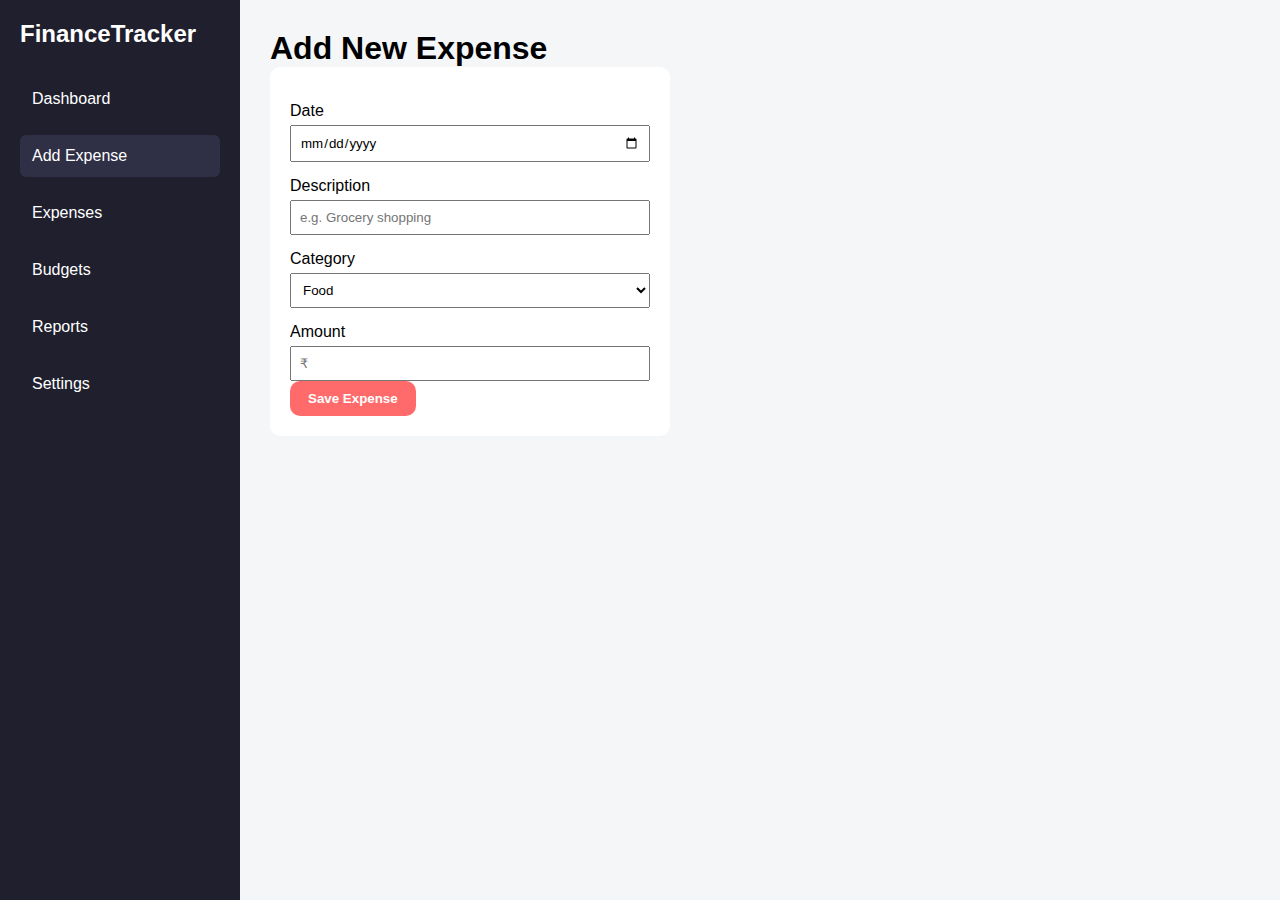
<file: add-expense.html>
<!DOCTYPE html>
<html>
<head>
    <title>Add Expense</title>
    <link rel="stylesheet" href="dashboard.css">
</head>
<body>

<div class="container">

    <aside class="sidebar">
        <h2>FinanceTracker</h2>
        <ul>
            <li><a href="dashboard.html">Dashboard</a></li>
            <li class="active"><a href="#">Add Expense</a></li>
            <li><a href="expenses.html">Expenses</a></li>
            <li><a href="budgets.html">Budgets</a></li>
            <li><a href="reports.html">Reports</a></li>
            <li><a href="settings.html">Settings</a></li>
        </ul>
    </aside>

    <main class="main">
        <h1>Add New Expense</h1>

        <form class="expense-form">
            <label>Date</label>
            <input type="date">

            <label>Description</label>
            <input type="text" placeholder="e.g. Grocery shopping">

            <label>Category</label>
            <select>
                <option>Food</option>
                <option>Bills</option>
                <option>Travel</option>
                <option>Shopping</option>
            </select>

            <label>Amount</label>
            <input type="number" placeholder="₹">

            <button type="submit" class="add-btn">Save Expense</button>
        </form>
    </main>

</div>

</body>
</html>
</file>
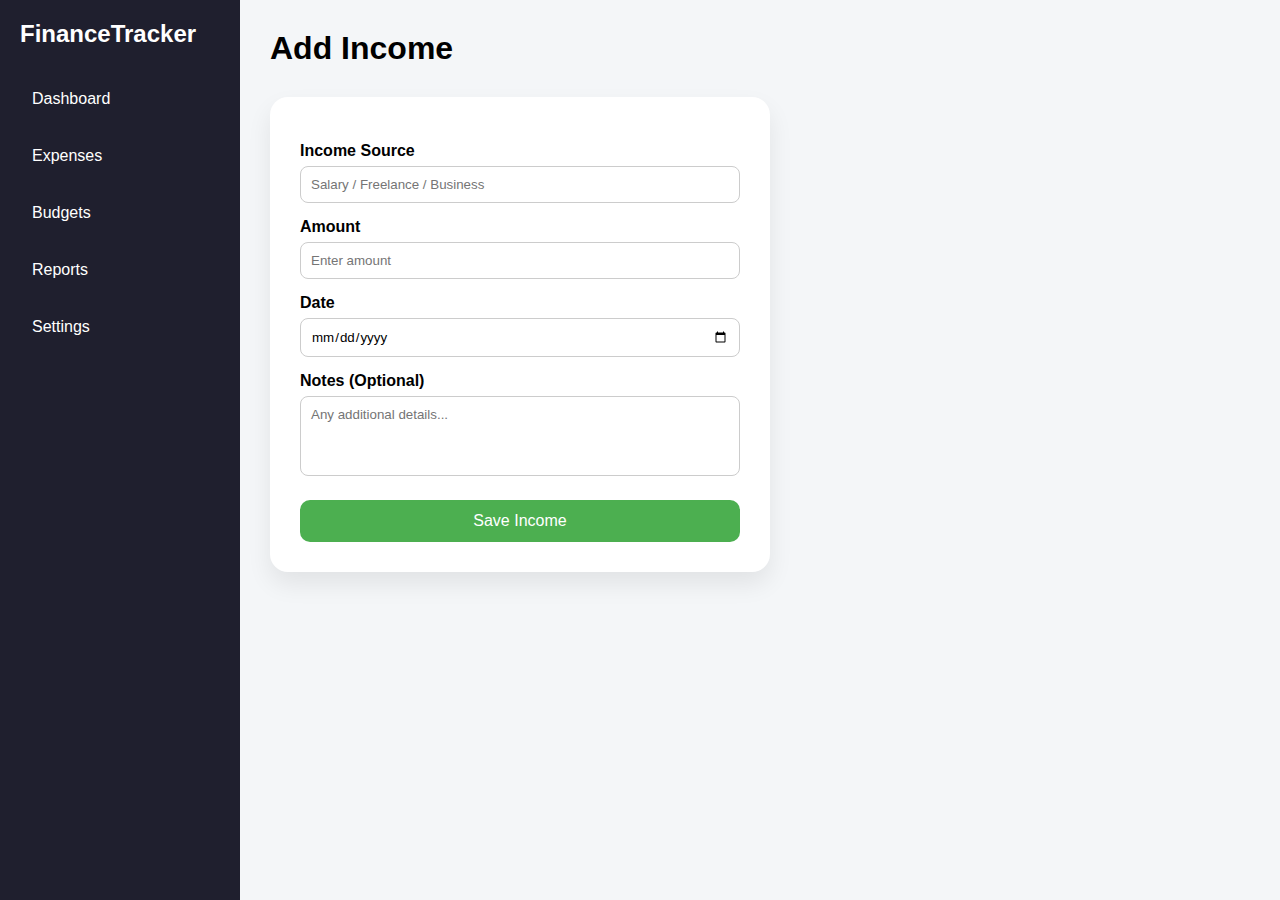
<file: add-income.html>
<!DOCTYPE html>
<html lang="en">
<head>
    <meta charset="UTF-8">
    <title>Add Income</title>
    <link rel="stylesheet" href="dashboard.css">
</head>
<body>

<div class="container">

    <aside class="sidebar">
        <h2>FinanceTracker</h2>
        <ul>
            <li><a href="dashboard.html">Dashboard</a></li>
            <li><a href="expenses.html">Expenses</a></li>
            <li><a href="budgets.html">Budgets</a></li>
            <li><a href="reports.html">Reports</a></li>
            <li><a href="settings.html">Settings</a></li>
        </ul>
    </aside>

    <main class="main">

        <div class="header">
            <h1>Add Income</h1>
        </div>

        <div class="form-card">

            <form class="income-form">

                <label>Income Source</label>
                <input type="text" placeholder="Salary / Freelance / Business">

                <label>Amount</label>
                <input type="number" placeholder="Enter amount">

                <label>Date</label>
                <input type="date">

                <label>Notes (Optional)</label>
                <textarea placeholder="Any additional details..."></textarea>

                <button type="submit" class="save-btn">Save Income</button>

            </form>

        </div>

    </main>
</div>

</body>
</html>
</file>
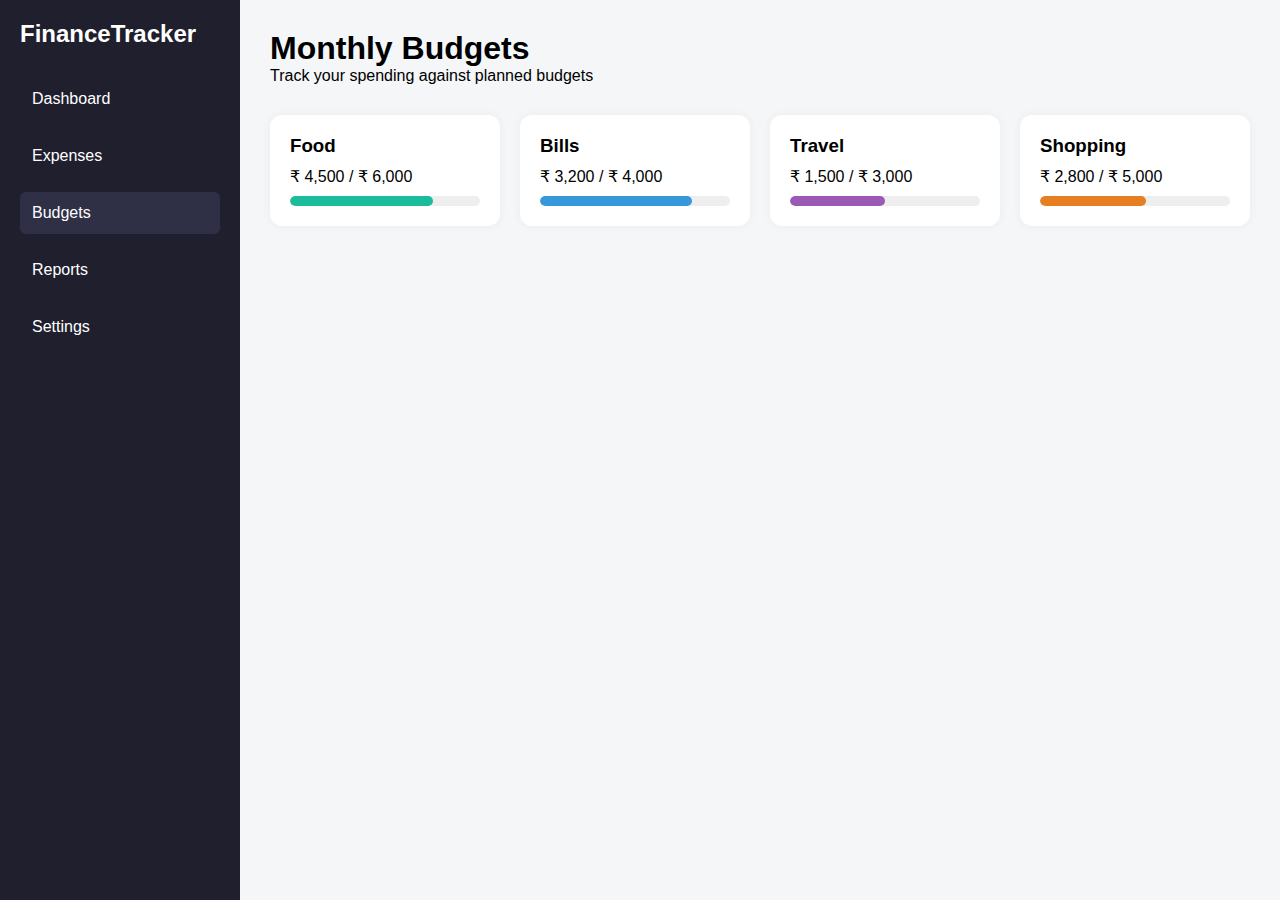
<file: budgets.html>
<!DOCTYPE html>
<html>
<head>
    <title>Budgets</title>
    <link rel="stylesheet" href="dashboard.css">
</head>
<body>

<div class="container">

    <aside class="sidebar">
        <h2>FinanceTracker</h2>
        <ul>
            <li><a href="dashboard.html">Dashboard</a></li>
            <li><a href="expenses.html">Expenses</a></li>
            <li class="active"><a href="budgets.html">Budgets</a></li>
            <li><a href="reports.html">Reports</a></li>
            <li><a href="settings.html">Settings</a></li>
        </ul>
    </aside>

    <main class="main">
        <h1>Monthly Budgets</h1>
        <p>Track your spending against planned budgets</p>

        <div class="budget-grid">

            <div class="budget-card">
                <h3>Food</h3>
                <p>₹ 4,500 / ₹ 6,000</p>
                <div class="progress">
                    <div class="progress-bar food" style="width:75%"></div>
                </div>
            </div>

            <div class="budget-card">
                <h3>Bills</h3>
                <p>₹ 3,200 / ₹ 4,000</p>
                <div class="progress">
                    <div class="progress-bar bills" style="width:80%"></div>
                </div>
            </div>

            <div class="budget-card">
                <h3>Travel</h3>
                <p>₹ 1,500 / ₹ 3,000</p>
                <div class="progress">
                    <div class="progress-bar travel" style="width:50%"></div>
                </div>
            </div>

            <div class="budget-card">
                <h3>Shopping</h3>
                <p>₹ 2,800 / ₹ 5,000</p>
                <div class="progress">
                    <div class="progress-bar shopping" style="width:56%"></div>
                </div>
            </div>

        </div>
    </main>

</div>

</body>
</html>
</file>
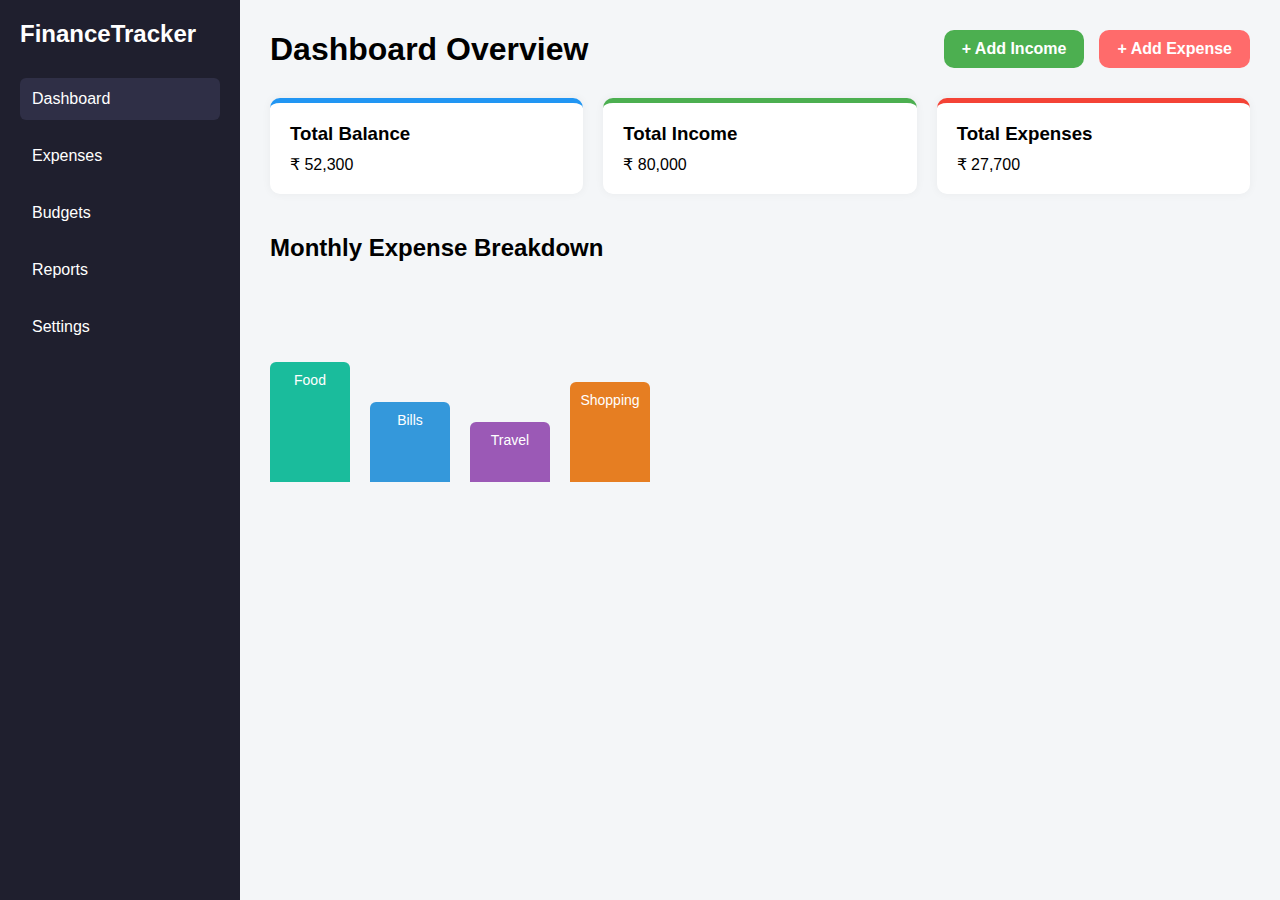
<file: dashboard.html>
<!DOCTYPE html>
<html lang="en">
<head>
    <meta charset="UTF-8">
    <title>Dashboard</title>
    <link rel="stylesheet" href="dashboard.css">
</head>
<body>

<div class="container">

    <!-- Sidebar -->
    <aside class="sidebar">
        <h2>FinanceTracker</h2>
        <ul>
            <li class="active"><a href="dashboard.html">Dashboard</a></li>
            <li><a href="expenses.html">Expenses</a></li>
            <li><a href="budgets.html">Budgets</a></li>
            <li><a href="reports.html">Reports</a></li>
            <li><a href="settings.html">Settings</a></li>
        </ul>
    </aside>

    <!-- Main -->
    <main class="main">

        <!-- Header -->
        <div class="header">
            <h1>Dashboard Overview</h1>

            <div class="header-buttons">
                <a href="add-income.html" class="income-btn">+ Add Income</a>
                <a href="add-expense.html" class="add-btn">+ Add Expense</a>
            </div>
        </div>

        <!-- Summary Cards -->
        <div class="cards">
            <div class="card balance">
                <h3>Total Balance</h3>
                <p>₹ 52,300</p>
            </div>

            <div class="card income">
                <h3>Total Income</h3>
                <p>₹ 80,000</p>
            </div>

            <div class="card expense">
                <h3>Total Expenses</h3>
                <p>₹ 27,700</p>
            </div>
        </div>

        <!-- Chart -->
        <h2>Monthly Expense Breakdown</h2>

        <div class="chart">
            <div class="bar food" style="height: 60%">Food</div>
            <div class="bar bills" style="height: 40%">Bills</div>
            <div class="bar travel" style="height: 30%">Travel</div>
            <div class="bar shopping" style="height: 50%">Shopping</div>
        </div>

    </main>
</div>

</body>
</html>
</file>
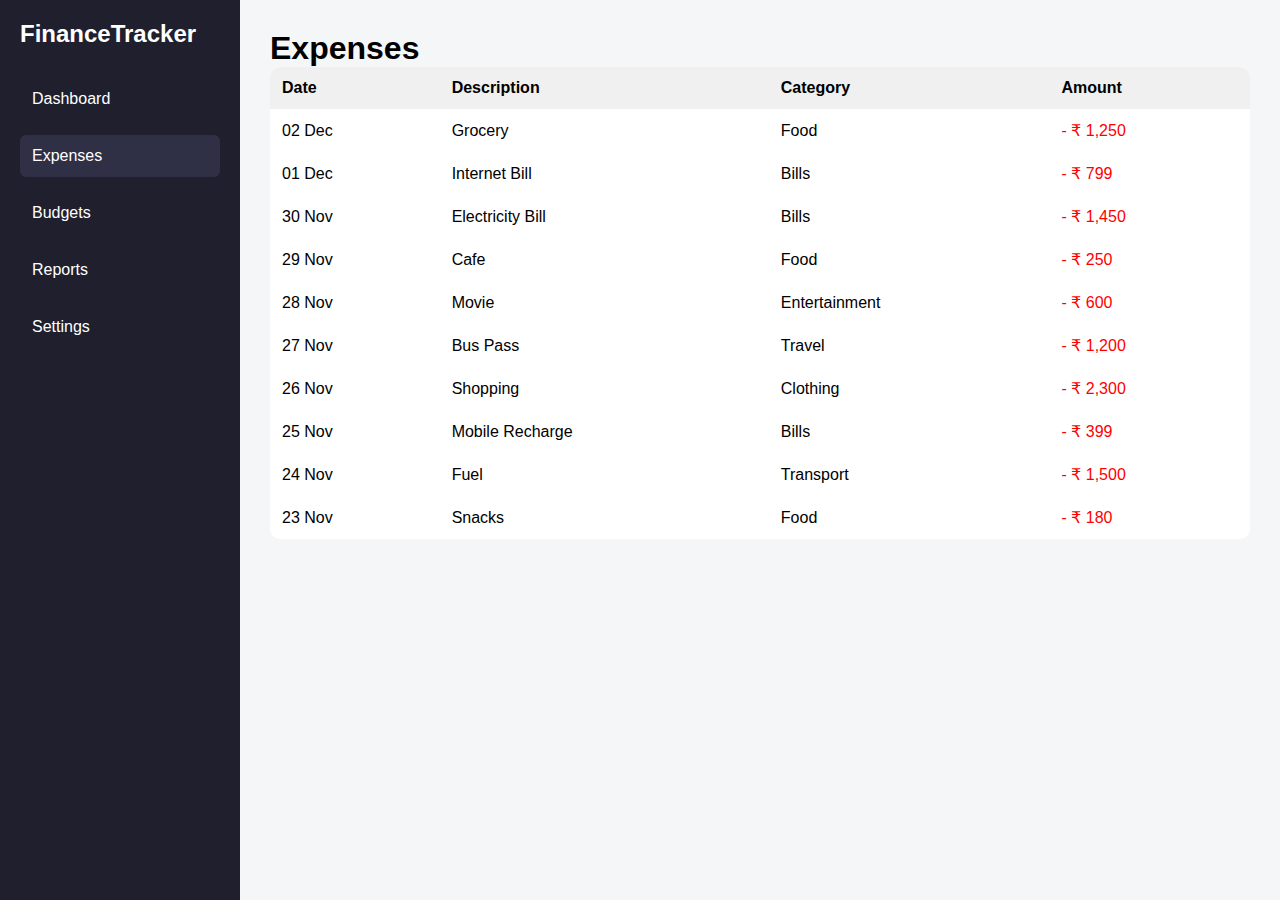
<file: expenses.html>
<!DOCTYPE html>
<html>
<head>
    <title>Expenses</title>
    <link rel="stylesheet" href="dashboard.css">
</head>
<body>

<div class="container">

    <aside class="sidebar">
        <h2>FinanceTracker</h2>
        <ul>
            <li><a href="dashboard.html">Dashboard</a></li>
            <li class="active"><a href="expenses.html">Expenses</a></li>
            <li><a href="budgets.html">Budgets</a></li>
            <li><a href="reports.html">Reports</a></li>
            <li><a href="settings.html">Settings</a></li>
        </ul>
    </aside>

    <main class="main">
        <h1>Expenses</h1>

        

            <table>
    <tr>
        <th>Date</th>
        <th>Description</th>
        <th>Category</th>
        <th>Amount</th>
    </tr>

    <tr>
        <td>02 Dec</td>
        <td>Grocery</td>
        <td>Food</td>
        <td class="red">- ₹ 1,250</td>
    </tr>

    <tr>
        <td>01 Dec</td>
        <td>Internet Bill</td>
        <td>Bills</td>
        <td class="red">- ₹ 799</td>
    </tr>

    <tr>
        <td>30 Nov</td>
        <td>Electricity Bill</td>
        <td>Bills</td>
        <td class="red">- ₹ 1,450</td>
    </tr>

    <tr>
        <td>29 Nov</td>
        <td>Cafe</td>
        <td>Food</td>
        <td class="red">- ₹ 250</td>
    </tr>

    <tr>
        <td>28 Nov</td>
        <td>Movie</td>
        <td>Entertainment</td>
        <td class="red">- ₹ 600</td>
    </tr>

    <tr>
        <td>27 Nov</td>
        <td>Bus Pass</td>
        <td>Travel</td>
        <td class="red">- ₹ 1,200</td>
    </tr>

    <tr>
        <td>26 Nov</td>
        <td>Shopping</td>
        <td>Clothing</td>
        <td class="red">- ₹ 2,300</td>
    </tr>

    <tr>
        <td>25 Nov</td>
        <td>Mobile Recharge</td>
        <td>Bills</td>
        <td class="red">- ₹ 399</td>
    </tr>

    <tr>
        <td>24 Nov</td>
        <td>Fuel</td>
        <td>Transport</td>
        <td class="red">- ₹ 1,500</td>
    </tr>

    <tr>
        <td>23 Nov</td>
        <td>Snacks</td>
        <td>Food</td>
        <td class="red">- ₹ 180</td>
    </tr>
</table>

        </table>
    </main>

</div>

</body>
</html>
</file>
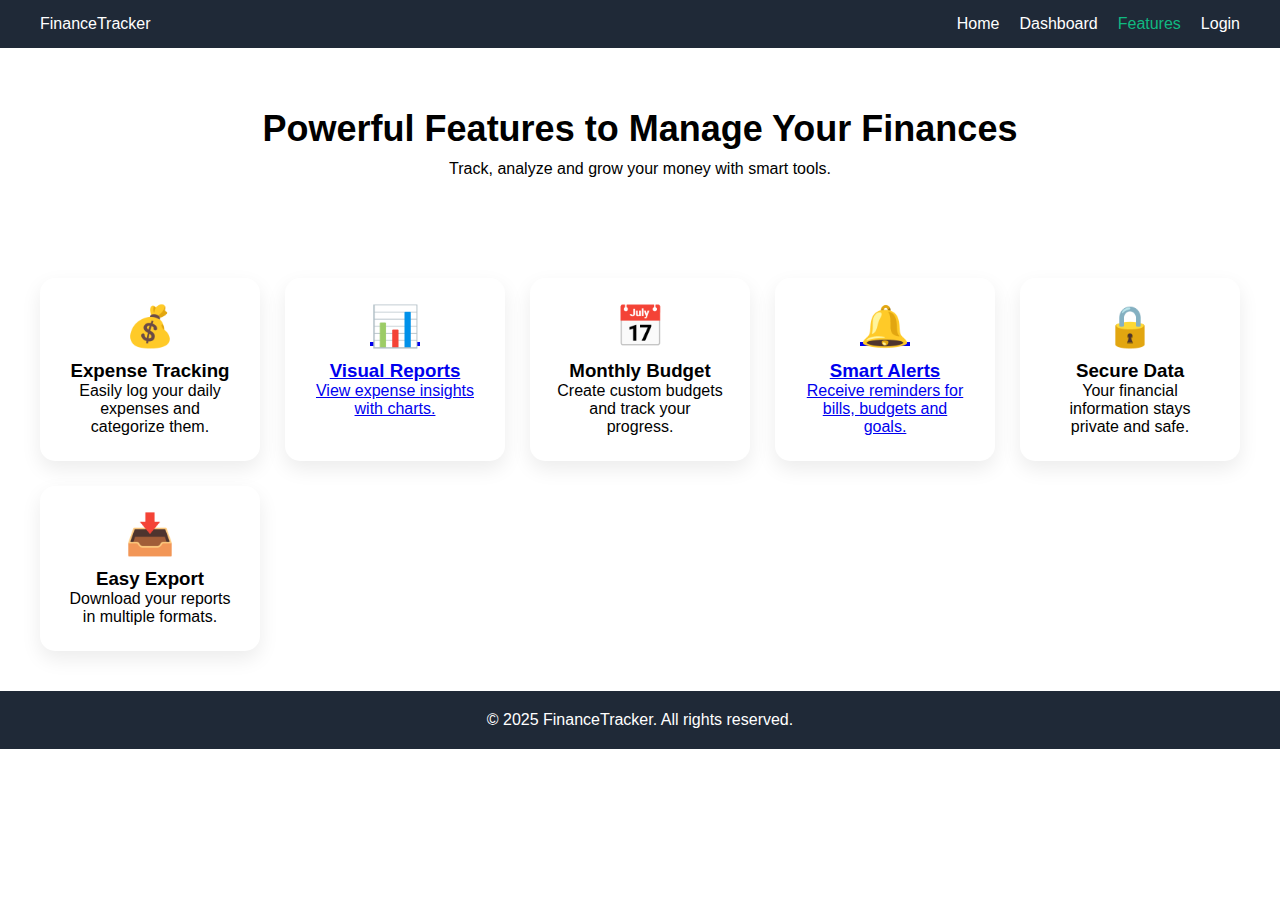
<file: F.html>
<!DOCTYPE html>
<html lang="en">
<head>
  <meta charset="UTF-8" />
  <meta name="viewport" content="width=device-width, initial-scale=1.0" />
  <title>Features - Finance Tracker</title>
  <link rel="stylesheet" href="f.css">
</head>

<body>

<!-- ================= NAVBAR ================= -->
<nav class="navbar">
  <div class="logo">FinanceTracker</div>
  <ul class="nav-links">
    <li><a href="index.html">Home</a></li>
    <li><a href="dashboard.html">Dashboard</a></li>
    <li><a href="F.html" class="active">Features</a></li>
    <li><a href="#">Login</a></li>
  </ul>
</nav>

<!-- ================= HERO ================= -->
<section class="hero">
  <h1>Powerful Features to Manage Your Finances</h1>
  <p>Track, analyze and grow your money with smart tools.</p>
</section>

<!-- ================= FEATURES GRID ================= -->
<section class="features-section">

  <div class="feature-card">
    <div class="icon">💰</div>
    <h3>Expense Tracking</h3>
    <p>Easily log your daily expenses and categorize them.</p>
  </div>

<a href="visualize.html" class="feature-card link-card">
  <div class="icon">📊</div>
  <h3>Visual Reports</h3>
  <p>View expense insights with charts.</p>
</a>




  <div class="feature-card">
    <div class="icon">📅</div>
    <h3>Monthly Budget</h3>
    <p>Create custom budgets and track your progress.</p>
  </div>

  <!-- SMART ALERTS CARD -->
  <a href="#alerts" class="feature-card link-card">
    <div class="icon">🔔</div>
    <h3>Smart Alerts</h3>
    <p>Receive reminders for bills, budgets and goals.</p>
  </a>

  <div class="feature-card">
    <div class="icon">🔒</div>
    <h3>Secure Data</h3>
    <p>Your financial information stays private and safe.</p>
  </div>

  <!-- EASY EXPORT CARD -->
  <div class="feature-card export-card" onclick="openExportModal()">
    <div class="icon">📥</div>
    <h3>Easy Export</h3>
    <p>Download your reports in multiple formats.</p>
  </div>

</section>

<!-- ================= SMART ALERTS SECTION ================= -->
<section id="alerts" class="alerts-section">
  <h2>🔔 Smart Alerts & Reminders</h2>
  <p>Set reminders to stay on top of your finances.</p>

  <form class="alerts-form">

    <div class="form-group">
      <label>Reminder Type</label>
      <select>
        <option>Bill Payment</option>
        <option>Budget Limit</option>
        <option>Savings Goal</option>
      </select>
    </div>

    <div class="form-group">
      <label>Reminder Date</label>
      <input type="date" required />
    </div>

    <div class="form-group">
      <label>Message</label>
      <input type="text" placeholder="e.g. Pay electricity bill" required />
    </div>

    <button type="submit">Save Reminder</button>

  </form>

  <a href="#top" class="close-btn">Close</a>
</section>

<!-- ================= EXPORT MODAL ================= -->
<div id="exportModal" class="modal">
  <div class="modal-content">
    <span class="close" onclick="closeExportModal()">&times;</span>
    <h2>Export Reports</h2>

    <label>Choose Format</label>
    <select id="exportFormat">
      <option>PDF</option>
      <option>CSV</option>
      <option>Excel</option>
    </select>

    <label>From Date</label>
    <input type="date">

    <label>To Date</label>
    <input type="date">

    <button onclick="exportData()">Export</button>
    <p id="exportMsg"></p>
  </div>
</div>

<!-- ================= FOOTER ================= -->
<footer>
  <p>© 2025 FinanceTracker. All rights reserved.</p>
</footer>

<!-- ================= SCRIPT ================= -->
<script>
function openExportModal() {
  document.getElementById("exportModal").style.display = "flex";
}

function closeExportModal() {
  document.getElementById("exportModal").style.display = "none";
}

function exportData() {
  const format = document.getElementById("exportFormat").value;
  document.getElementById("exportMsg").innerText =
    "✅ Report successfully exported as " + format;
}
</script>

</body>
</html>
</file>
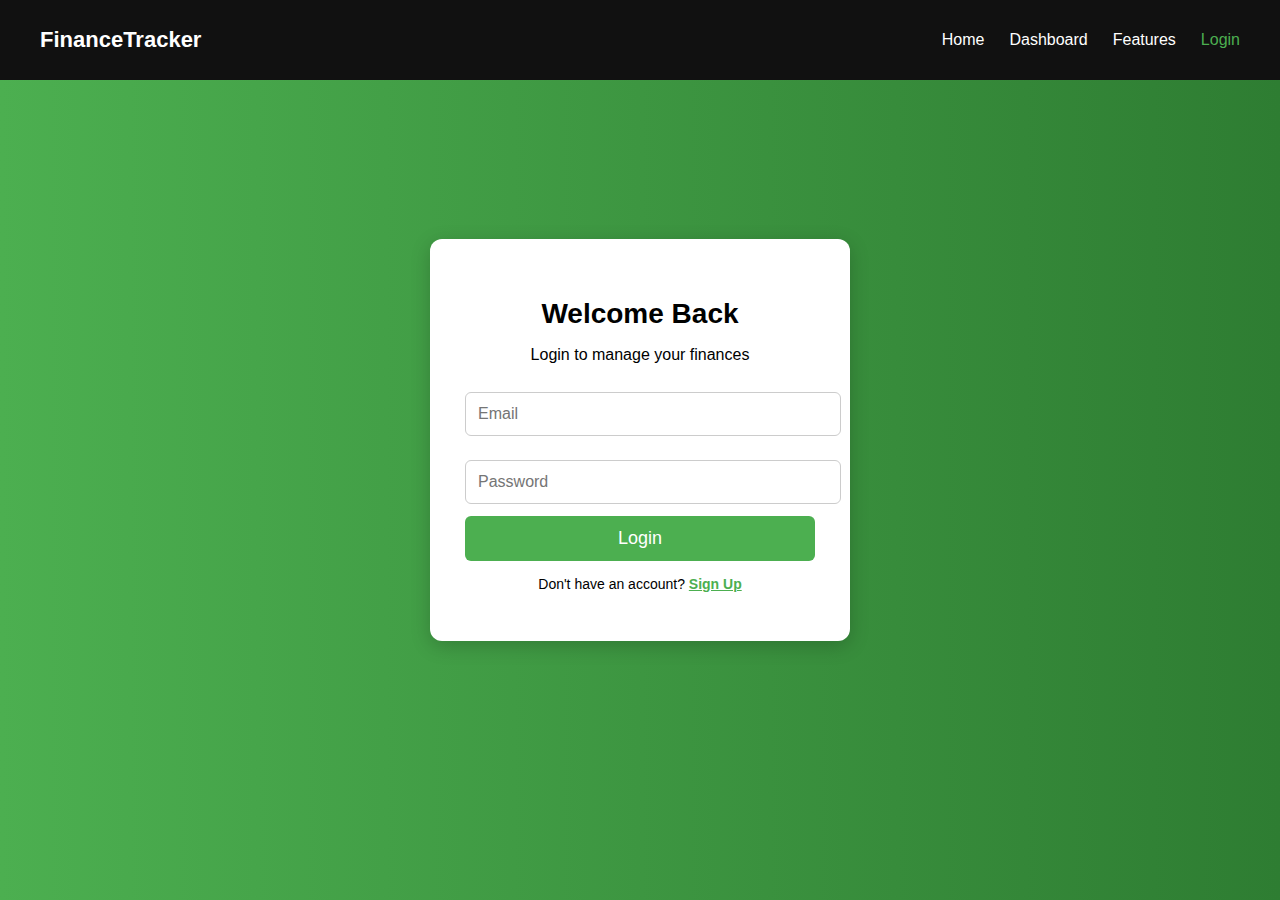
<file: login.html>
<!DOCTYPE html>
<html lang="en">
<head>
    <meta charset="UTF-8">
    <meta name="viewport" content="width=device-width, initial-scale=1.0">
    <title>Login - Finance Tracker</title>
    <link rel="stylesheet" href="login.css">
</head>

<body>

    <!-- Navbar -->
    <nav class="navbar">
        <div class="logo">FinanceTracker</div>
        <ul class="nav-links">
            <li><a href="index.html">Home</a></li>
            <li><a href="dashboard.html">Dashboard</a></li>
            <li><a href="features.html">Features</a></li>
            <li><a href="login.html" class="active">Login</a></li>
        </ul>
    </nav>

    <!-- Login Form -->
    <div class="login-container">
        <form class="login-box">
            <h2>Welcome Back</h2>
            <p>Login to manage your finances</p>

            <input type="email" placeholder="Email" required>
            <input type="password" placeholder="Password" required>

            <button type="submit">Login</button>

            <p class="signup-text">Don't have an account? <a href="#">Sign Up</a></p>
        </form>
    </div>

</body>
</html>
</file>
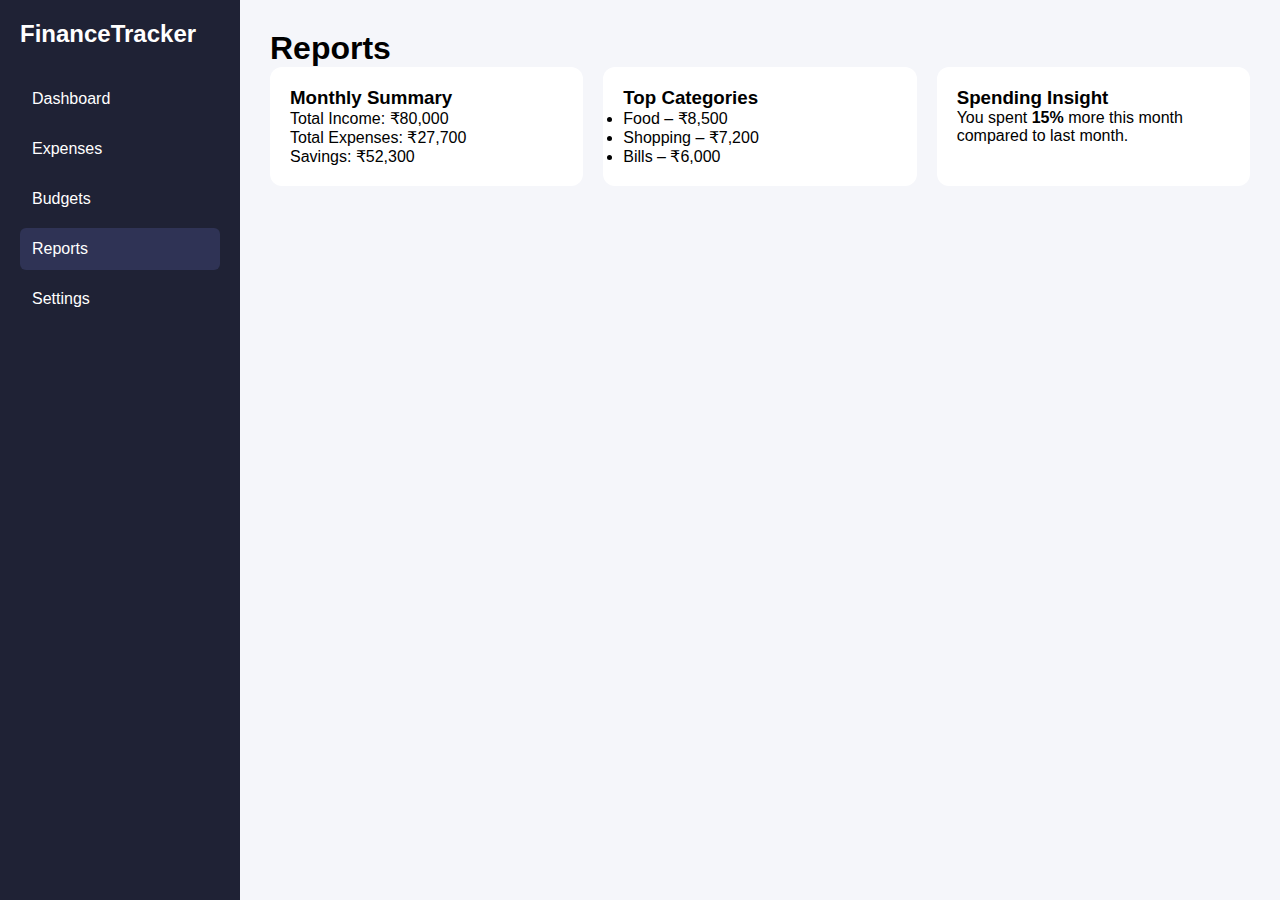
<file: reports.html>
<!DOCTYPE html>
<html lang="en">
<head>
<meta charset="UTF-8">
<title>Reports | FinanceTracker</title>
<link rel="stylesheet" href="style.css">
</head>
<body>

<div class="layout">

  <aside class="sidebar">
    <h2>FinanceTracker</h2>
    <a href="dashboard.html">Dashboard</a>
    <a href="expenses.html">Expenses</a>
    <a href="budgets.html">Budgets</a>
    <a class="active" href="reports.html">Reports</a>
    <a href="settings.html">Settings</a>
  </aside>

  <main class="content">
    <h1>Reports</h1>

    <div class="grid">
      <div class="card">
        <h3>Monthly Summary</h3>
        <p>Total Income: ₹80,000</p>
        <p>Total Expenses: ₹27,700</p>
        <p>Savings: ₹52,300</p>
      </div>

      <div class="card">
        <h3>Top Categories</h3>
        <ul>
          <li>Food – ₹8,500</li>
          <li>Shopping – ₹7,200</li>
          <li>Bills – ₹6,000</li>
        </ul>
      </div>

      <div class="card">
        <h3>Spending Insight</h3>
        <p>You spent <b>15%</b> more this month compared to last month.</p>
      </div>
    </div>
  </main>

</div>
</body>
</html>
</file>
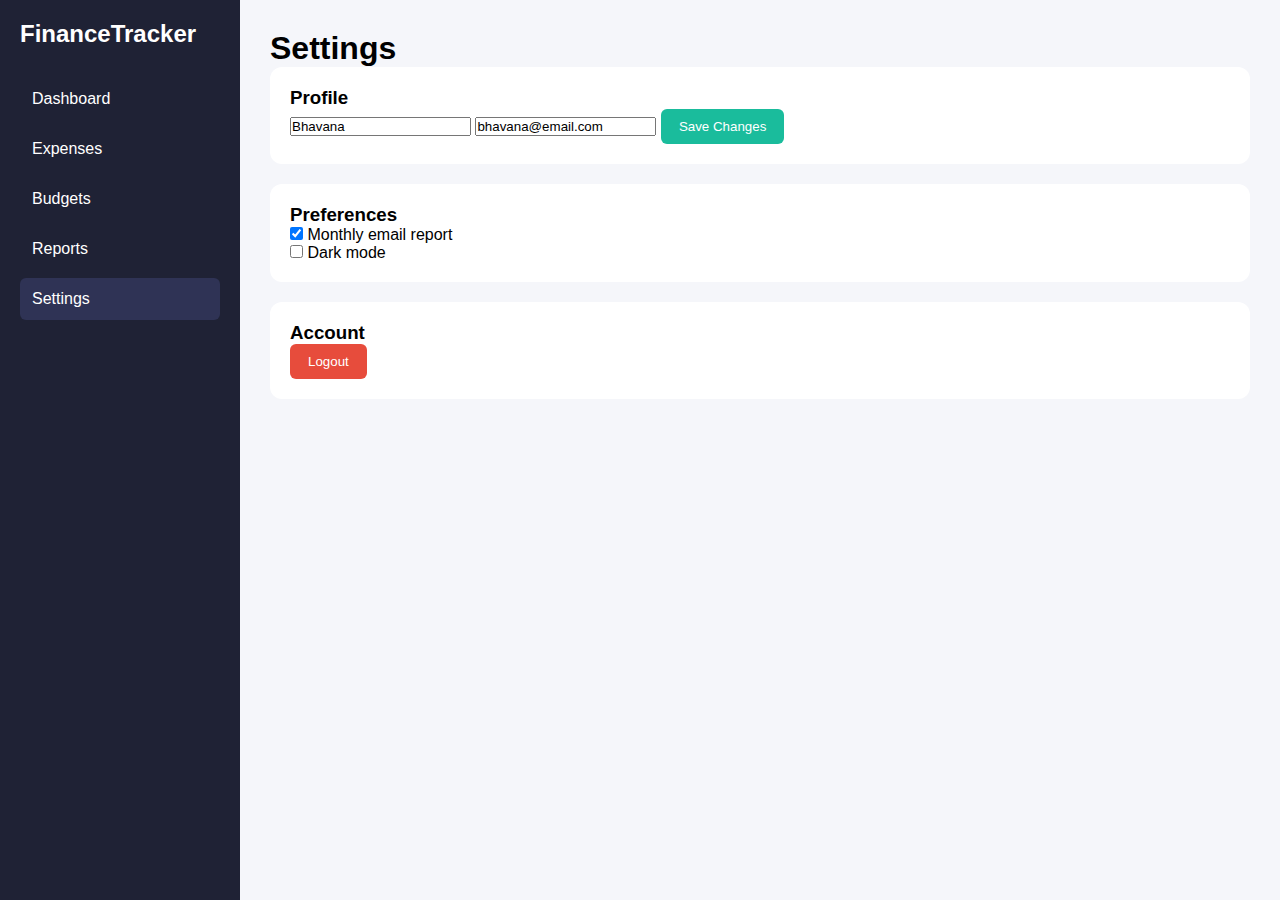
<file: settings.html>
<!DOCTYPE html>
<html lang="en">
<head>
<meta charset="UTF-8">
<title>Settings | FinanceTracker</title>
<link rel="stylesheet" href="style.css">
</head>
<body>

<div class="layout">

  <aside class="sidebar">
    <h2>FinanceTracker</h2>
    <a href="dashboard.html">Dashboard</a>
    <a href="expenses.html">Expenses</a>
    <a href="budgets.html">Budgets</a>
    <a href="reports.html">Reports</a>
    <a class="active" href="settings.html">Settings</a>
  </aside>

  <main class="content">
    <h1>Settings</h1>

    <div class="card">
      <h3>Profile</h3>
      <input type="text" value="Bhavana">
      <input type="email" value="bhavana@email.com">
      <button class="btn">Save Changes</button>
    </div>

    <div class="card">
      <h3>Preferences</h3>
      <label><input type="checkbox" checked> Monthly email report</label><br>
      <label><input type="checkbox"> Dark mode</label>
    </div>

    <div class="card danger">
      <h3>Account</h3>
      <button class="btn danger-btn">Logout</button>
    </div>
  </main>

</div>
</body>
</html>
</file>
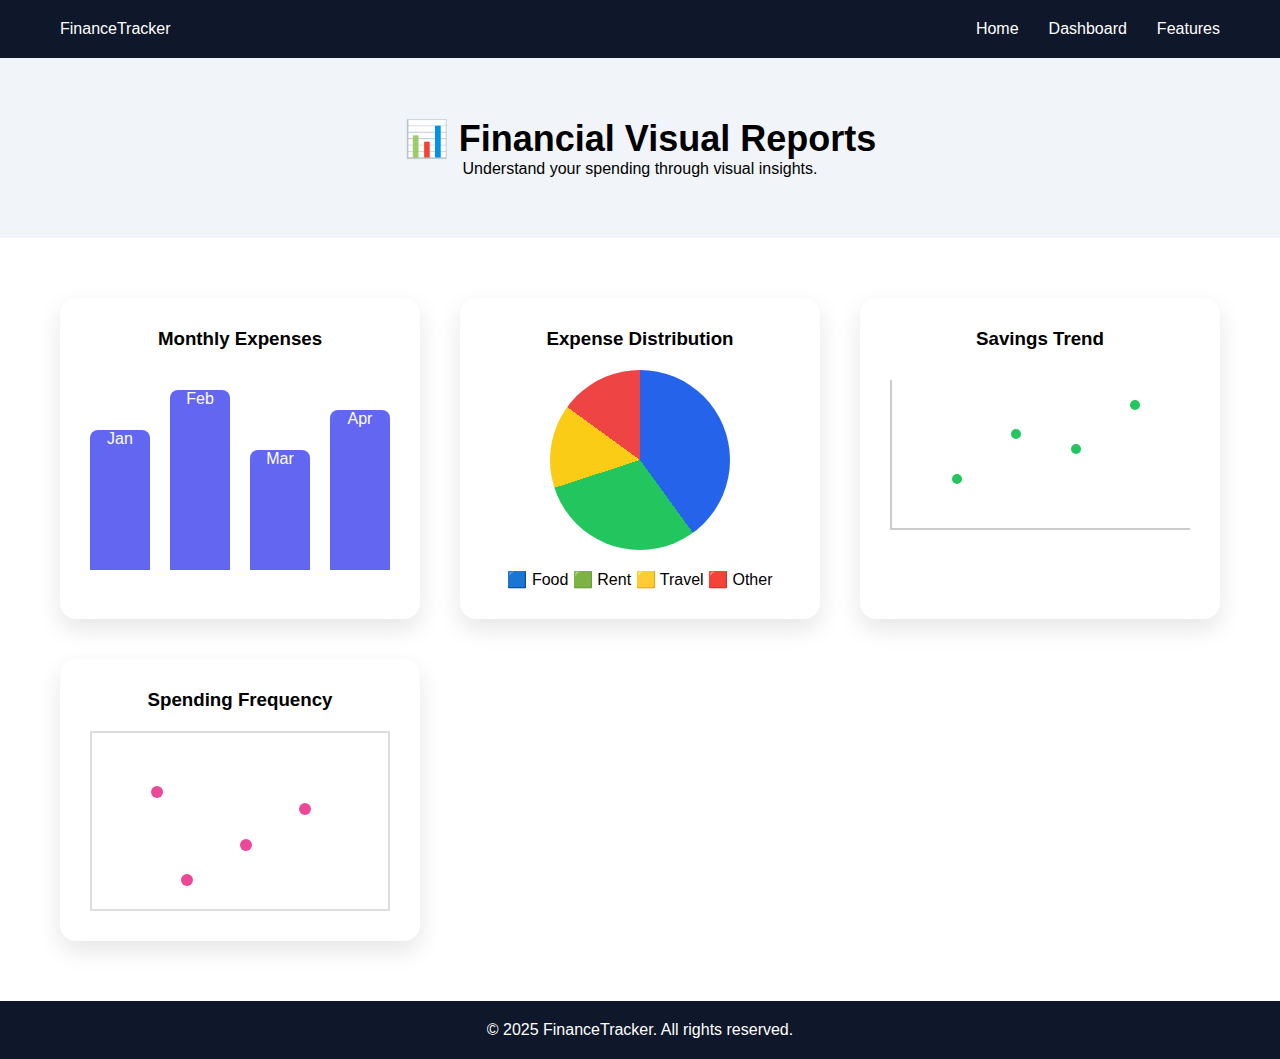
<file: visualize.html>
<!DOCTYPE html>
<html lang="en">
<head>
  <meta charset="UTF-8">
  <title>Visual Reports | FinanceTracker</title>
  <link rel="stylesheet" href="visualize.css">
</head>

<body>

<!-- Navbar -->
<nav class="navbar">
  <div class="logo">FinanceTracker</div>
  <ul class="nav-links">
    <li><a href="index.html">Home</a></li>
    <li><a href="dashboard.html">Dashboard</a></li>
    <li><a href="features.html">Features</a></li>
  </ul>
</nav>

<!-- Header -->
<section class="page-header">
  <h1>📊 Financial Visual Reports</h1>
  <p>Understand your spending through visual insights.</p>
</section>

<!-- Charts Grid -->
<section class="charts-grid">

  <!-- BAR CHART -->
  <div class="chart-card">
    <h3>Monthly Expenses</h3>
    <div class="bar-chart">
      <div style="height:70%">Jan</div>
      <div style="height:90%">Feb</div>
      <div style="height:60%">Mar</div>
      <div style="height:80%">Apr</div>
    </div>
  </div>

  <!-- PIE CHART -->
  <div class="chart-card">
    <h3>Expense Distribution</h3>
    <div class="pie-chart"></div>
    <div class="legend">
      <span>🟦 Food</span>
      <span>🟩 Rent</span>
      <span>🟨 Travel</span>
      <span>🟥 Other</span>
    </div>
  </div>

  <!-- LINE CHART -->
  <div class="chart-card">
    <h3>Savings Trend</h3>
    <div class="line-chart">
      <span></span><span></span><span></span><span></span>
    </div>
  </div>

  <!-- SCATTER PLOT -->
  <div class="chart-card">
    <h3>Spending Frequency</h3>
    <div class="scatter-chart">
      <i style="top:30%;left:20%"></i>
      <i style="top:60%;left:50%"></i>
      <i style="top:40%;left:70%"></i>
      <i style="top:80%;left:30%"></i>
    </div>
  </div>

</section>

<footer>
  © 2025 FinanceTracker. All rights reserved.
</footer>

</body>
</html>
</file>
<file: dashboard.css>
* {
    margin: 0;
    padding: 0;
    box-sizing: border-box;
    font-family: Arial, sans-serif;
}

body {
    background-color: #f4f6f8;
}

.container {
    display: flex;
    min-height: 100vh;
}

/* Sidebar */
.sidebar {
    width: 240px;
    background-color: #1f1f2e;
    color: white;
    padding: 20px;
}

.sidebar h2 {
    margin-bottom: 30px;
}

.sidebar ul {
    list-style: none;
}

.sidebar ul li {
    margin-bottom: 15px;
    border-radius: 6px;
}

.sidebar ul li a {
    color: white;
    text-decoration: none;
    padding: 12px;
    display: block;
}

.sidebar ul li.active,
.sidebar ul li:hover {
    background-color: #2f2f46;
}

/* Main Content */
.main {
    flex: 1;
    padding: 30px;
}

.header {
    display: flex;
    justify-content: space-between;
    align-items: center;
    margin-bottom: 30px;
}

.add-btn {
    background-color: #1abc9c;
    color: white;
    border: none;
    padding: 10px 18px;
    border-radius: 6px;
    cursor: pointer;
}

/* Cards */
.cards {
    display: flex;
    gap: 20px;
    margin-bottom: 40px;
}

.card {
    background: white;
    padding: 20px;
    border-radius: 10px;
    flex: 1;
    box-shadow: 0 0 10px rgba(0,0,0,0.05);
}

.card h3 {
    margin-bottom: 10px;
}

/* Tables */
table {
    width: 100%;
    background: white;
    border-radius: 10px;
    border-collapse: collapse;
    overflow: hidden;
}

table th, table td {
    padding: 12px;
    text-align: left;
}

table th {
    background: #f0f0f0;
}

.red {
    color: red;
}

.green {
    color: green;
}

.chart {
    display: flex;
    align-items: flex-end;
    gap: 20px;
    height: 200px;
    margin-top: 20px;
}

.bar {
    width: 80px;
    color: white;
    text-align: center;
    border-radius: 6px 6px 0 0;
    padding-top: 10px;
    font-size: 14px;
}

.food { background: #1abc9c; }
.bills { background: #3498db; }
.travel { background: #9b59b6; }
.shopping { background: #e67e22; }

.expense-form {
    max-width: 400px;
    background: white;
    padding: 20px;
    border-radius: 10px;
}

.expense-form label {
    display: block;
    margin-top: 15px;
}

.expense-form input,
.expense-form select {
    width: 100%;
    padding: 8px;
    margin-top: 5px;
}

table tr:hover {
    background-color: #f9f9f9;
}

/* Budget Cards */
.budget-grid {
    display: grid;
    grid-template-columns: repeat(auto-fit, minmax(220px, 1fr));
    gap: 20px;
    margin-top: 30px;
}

.budget-card {
    background: white;
    padding: 20px;
    border-radius: 12px;
    box-shadow: 0 0 10px rgba(0,0,0,0.05);
}

.budget-card h3 {
    margin-bottom: 10px;
}

.progress {
    background: #eee;
    border-radius: 20px;
    height: 10px;
    margin-top: 10px;
    overflow: hidden;
}

.progress-bar {
    height: 100%;
    border-radius: 20px;
}

.food { background: #1abc9c; }
.bills { background: #3498db; }
.travel { background: #9b59b6; }
.shopping { background: #e67e22; }

/* Header Buttons */
.header-buttons {
    display: flex;
    gap: 15px;
}

.add-btn,
.income-btn {
    padding: 10px 18px;
    border-radius: 10px;
    text-decoration: none;
    font-weight: bold;
}

.add-btn {
    background: #ff6b6b;
    color: white;
}

.income-btn {
    background: #4CAF50;
    color: white;
}

/* Card Colors */
.card.balance { border-top: 5px solid #2196F3; }
.card.income { border-top: 5px solid #4CAF50; }
.card.expense { border-top: 5px solid #F44336; }

/* Income Form */
.form-card {
    max-width: 500px;
    background: white;
    padding: 30px;
    border-radius: 18px;
    box-shadow: 0 12px 25px rgba(0,0,0,0.08);
}

.income-form label {
    display: block;
    margin-top: 15px;
    font-weight: bold;
}

.income-form input,
.income-form textarea {
    width: 100%;
    padding: 10px;
    margin-top: 6px;
    border-radius: 8px;
    border: 1px solid #ccc;
}

.income-form textarea {
    resize: none;
    height: 80px;
}

.save-btn {
    margin-top: 20px;
    width: 100%;
    padding: 12px;
    background: #4CAF50;
    color: white;
    border: none;
    border-radius: 10px;
    font-size: 16px;
    cursor: pointer;
}
</file>
<file: f.css>
* {
  margin: 0;
  padding: 0;
  box-sizing: border-box;
  font-family: Arial, sans-serif;
}

/* NAVBAR */
.navbar {
  background: #1f2937;
  color: white;
  padding: 15px 40px;
  display: flex;
  justify-content: space-between;
  align-items: center;
}

.nav-links {
  list-style: none;
  display: flex;
  gap: 20px;
}

.nav-links a {
  color: white;
  text-decoration: none;
}

.nav-links a.active {
  color: #10b981;
}

/* HERO */
.hero {
  text-align: center;
  padding: 60px 20px;
}

.hero h1 {
  font-size: 36px;
  margin-bottom: 10px;
}

/* FEATURES GRID */
.features-section {
  display: grid;
  grid-template-columns: repeat(auto-fit, minmax(220px, 1fr));
  gap: 25px;
  padding: 40px;
}

.feature-card {
  background: white;
  padding: 25px;
  border-radius: 15px;
  text-align: center;
  box-shadow: 0 8px 20px rgba(0,0,0,0.08);
}

.icon {
  font-size: 40px;
  margin-bottom: 10px;
}

/* ALERTS */
.alerts-section {
  display: none;
  padding: 40px;
  margin: 40px;
  background: #f9fafb;
  border-radius: 15px;
}

#alerts:target {
  display: block;
}

/* FOOTER */
footer {
  text-align: center;
  padding: 20px;
  background: #1f2937;
  color: white;
}
.export-card {
  cursor: pointer;
}

.export-card:hover {
  transform: translateY(-8px);
}

.modal {
  display: none;
  position: fixed;
  top: 0;
  left: 0;
  height: 100%;
  width: 100%;
  background: rgba(0,0,0,0.6);
  justify-content: center;
  align-items: center;
  z-index: 1000;
}

.modal-content {
  background: white;
  padding: 30px;
  border-radius: 15px;
  width: 350px;
  animation: popup 0.3s ease;
}

@keyframes popup {
  from { transform: scale(0.8); opacity: 0; }
  to { transform: scale(1); opacity: 1; }
}

.modal-content h2 {
  margin-bottom: 15px;
}

.modal-content label {
  display: block;
  margin-top: 10px;
}

.modal-content select,
.modal-content input {
  width: 100%;
  padding: 8px;
  margin-top: 5px;
}

.modal-content button {
  margin-top: 15px;
  width: 100%;
  padding: 10px;
  background: #10b981;
  color: white;
  border: none;
  border-radius: 8px;
  cursor: pointer;
}

.modal-content button:hover {
  background: #059669;
}

.close {
  float: right;
  font-size: 22px;
  cursor: pointer;
}

#exportMsg {
  margin-top: 10px;
  color: green;
}

.visualize-section {
  padding: 70px;
  background: #f8fafc;
  text-align: center;
}

.chart-card {
  background: white;
  padding: 30px;
  margin: 30px auto;
  width: 90%;
  max-width: 600px;
  border-radius: 16px;
  box-shadow: 0 10px 25px rgba(0,0,0,0.08);
}

/* BAR CHART */
.bar-chart {
  display: flex;
  align-items: flex-end;
  gap: 20px;
  height: 200px;
  margin-top: 20px;
}

.bar-chart div {
  width: 60px;
  background: #6366f1;
  color: white;
  border-radius: 8px 8px 0 0;
  text-align: center;
  padding-top: 5px;
}

/* PIE CHART */
.pie-chart {
  width: 200px;
  height: 200px;
  margin: 20px auto;
  border-radius: 50%;
  background: conic-gradient(
    #2563eb 0% 40%,
    #22c55e 40% 70%,
    #facc15 70% 85%,
    #ef4444 85% 100%
  );
}

.legend span {
  margin: 10px;
  display: inline-block;
}
</file>
<file: login.css>
/* Navbar */
.navbar {
    display: flex;
    justify-content: space-between;
    align-items: center;
    padding: 15px 40px;
    background: #111;
    color: white;
}

.navbar .logo {
    font-size: 22px;
    font-weight: bold;
}

.nav-links {
    display: flex;
    gap: 25px;
    list-style: none;
}

.nav-links a {
    text-decoration: none;
    color: white;
    font-size: 16px;
    transition: 0.3s;
}

.nav-links a:hover,
.nav-links .active {
    color: #4CAF50;
}

/* Login Page Background */
body {
    font-family: Arial, sans-serif;
    background: linear-gradient(to right, #4CAF50, #2E7D32);
    margin: 0;
    padding: 0;
}

/* Login Box */
.login-container {
    display: flex;
    justify-content: center;
    align-items: center;
    height: 80vh;
}

.login-box {
    background: white;
    padding: 35px;
    width: 350px;
    border-radius: 12px;
    box-shadow: 0 5px 20px rgba(0,0,0,0.2);
    text-align: center;
}

.login-box h2 {
    margin-bottom: 10px;
    font-size: 28px;
}

.login-box input {
    width: 100%;
    padding: 12px;
    margin: 12px 0;
    border: 1px solid #ccc;
    border-radius: 6px;
    font-size: 16px;
}

.login-box button {
    width: 100%;
    padding: 12px;
    background: #4CAF50;
    color: white;
    border: none;
    border-radius: 6px;
    font-size: 18px;
    cursor: pointer;
    transition: 0.3s;
}

.login-box button:hover {
    background: #388E3C;
}

.signup-text {
    margin-top: 15px;
    font-size: 14px;
}

.signup-text a {
    color: #4CAF50;
    font-weight: bold;
}
</file>
<file: visualize.css>
* {
  margin: 0;
  padding: 0;
  box-sizing: border-box;
  font-family: Arial, sans-serif;
}

/* NAVBAR */
.navbar {
  display: flex;
  justify-content: space-between;
  padding: 20px 60px;
  background: #0f172a;
  color: white;
}

.nav-links {
  list-style: none;
  display: flex;
  gap: 30px;
}

.nav-links a {
  color: white;
  text-decoration: none;
}

/* HEADER */
.page-header {
  text-align: center;
  padding: 60px;
  background: #f1f5f9;
}

.page-header h1 {
  font-size: 36px;
}

/* GRID */
.charts-grid {
  display: grid;
  grid-template-columns: repeat(auto-fit, minmax(300px, 1fr));
  gap: 40px;
  padding: 60px;
}

/* CARD */
.chart-card {
  background: white;
  padding: 30px;
  border-radius: 16px;
  box-shadow: 0 10px 25px rgba(0,0,0,0.1);
  text-align: center;
}

/* BAR */
.bar-chart {
  display: flex;
  align-items: flex-end;
  gap: 20px;
  height: 200px;
  margin-top: 20px;
}

.bar-chart div {
  background: #6366f1;
  width: 60px;
  color: white;
  border-radius: 8px 8px 0 0;
}

/* PIE */
.pie-chart {
  width: 180px;
  height: 180px;
  margin: 20px auto;
  border-radius: 50%;
  background: conic-gradient(
    #2563eb 0% 40%,
    #22c55e 40% 70%,
    #facc15 70% 85%,
    #ef4444 85% 100%
  );
}

/* LINE */
.line-chart {
  position: relative;
  height: 150px;
  border-left: 2px solid #ccc;
  border-bottom: 2px solid #ccc;
  margin-top: 30px;
}

.line-chart span {
  position: absolute;
  width: 10px;
  height: 10px;
  background: #22c55e;
  border-radius: 50%;
}

.line-chart span:nth-child(1){ left:20%; bottom:30% }
.line-chart span:nth-child(2){ left:40%; bottom:60% }
.line-chart span:nth-child(3){ left:60%; bottom:50% }
.line-chart span:nth-child(4){ left:80%; bottom:80% }

/* SCATTER */
.scatter-chart {
  position: relative;
  height: 180px;
  border: 2px solid #ddd;
  margin-top: 20px;
}

.scatter-chart i {
  position: absolute;
  width: 12px;
  height: 12px;
  background: #ec4899;
  border-radius: 50%;
}

/* FOOTER */
footer {
  text-align: center;
  padding: 20px;
  background: #0f172a;
  color: white;
}
</file>
<file: style.css>
/* Reset */
* {
    margin: 0;
    padding: 0;
    box-sizing: border-box;
    font-family: "Poppins", sans-serif;
}

/* Navigation */
.navbar {
    display: flex;
    justify-content: space-between;
    align-items: center;
    padding: 20px 50px;
    background: #1e1e2f;
    color: white;
}

.logo {
    font-size: 24px;
    font-weight: bold;
}

.nav-links {
    list-style: none;
    display: flex;
    gap: 25px;
}

.nav-links li a {
    text-decoration: none;
    color: white;
    font-size: 16px;
}

.nav-links li a:hover {
    color: #68d8d6;
}

/* Hero Section */
.hero {
    display: flex;
    align-items: center;
    justify-content: space-between;
    padding: 60px 50px;
    background: #f8f9fa;
}

.hero-text h1 {
    font-size: 40px;
    margin-bottom: 15px;
    color: #222;
}

.hero-text p {
    font-size: 18px;
    color: #444;
    margin-bottom: 25px;
}

.btn {
    padding: 10px 20px;
    background: #22a6b3;
    color: white;
    text-decoration: none;
    border-radius: 6px;
}

.btn:hover {
    background: #1d8b97;
}

.hero-img {
    width: 280px;
}

/* Features Section */
.features {
    padding: 50px;
    text-align: center;
    background: #fff;
}

.features h2 {
    font-size: 30px;
    margin-bottom: 30px;
}

.feature-container {
    display: flex;
    justify-content: center;
    gap: 25px;
}

.feature-card {
    width: 280px;
    padding: 20px;
    border-radius: 12px;
    background: #f1f1f1;
}

.feature-card h3 {
    margin-bottom: 10px;
}

/* Footer */
footer {
    text-align: center;
    padding: 15px;
    background: #1e1e2f;
    color: white;
}

body {
  margin: 0;
  font-family: Arial, sans-serif;
  background: #f5f6fa;
}

.layout {
  display: flex;
}

.sidebar {
  width: 240px;
  background: #1f2235;
  color: white;
  padding: 20px;
  min-height: 100vh;
}

.sidebar h2 {
  margin-bottom: 30px;
}

.sidebar a {
  display: block;
  color: white;
  padding: 12px;
  margin-bottom: 8px;
  text-decoration: none;
  border-radius: 6px;
}

.sidebar a.active,
.sidebar a:hover {
  background: #2f3355;
}

.content {
  flex: 1;
  padding: 30px;
}

.header-row {
  display: flex;
  justify-content: space-between;
  align-items: center;
}

.card {
  background: white;
  padding: 20px;
  border-radius: 12px;
  margin-bottom: 20px;
}

.grid {
  display: grid;
  grid-template-columns: repeat(auto-fit, minmax(250px,1fr));
  gap: 20px;
}

.btn {
  background: #1abc9c;
  border: none;
  color: white;
  padding: 10px 18px;
  border-radius: 6px;
  cursor: pointer;
}

.btn.full {
  width: 100%;
}

table {
  width: 100%;
  border-collapse: collapse;
}

th, td {
  padding: 12px;
  border-bottom: 1px solid #ddd;
}

.neg {
  color: red;
}

.expense-form input,
.expense-form select {
  width: 100%;
  padding: 10px;
  margin-bottom: 10px;
}

.budget-card {
  background: white;
  padding: 20px;
  border-radius: 12px;
}

.progress {
  background: #eee;
  border-radius: 10px;
  height: 10px;
  margin: 10px 0;
}

.progress span {
  display: block;
  height: 100%;
  background: #1abc9c;
  border-radius: 10px;
}

.danger-btn {
  background: #e74c3c;
}
</file>
